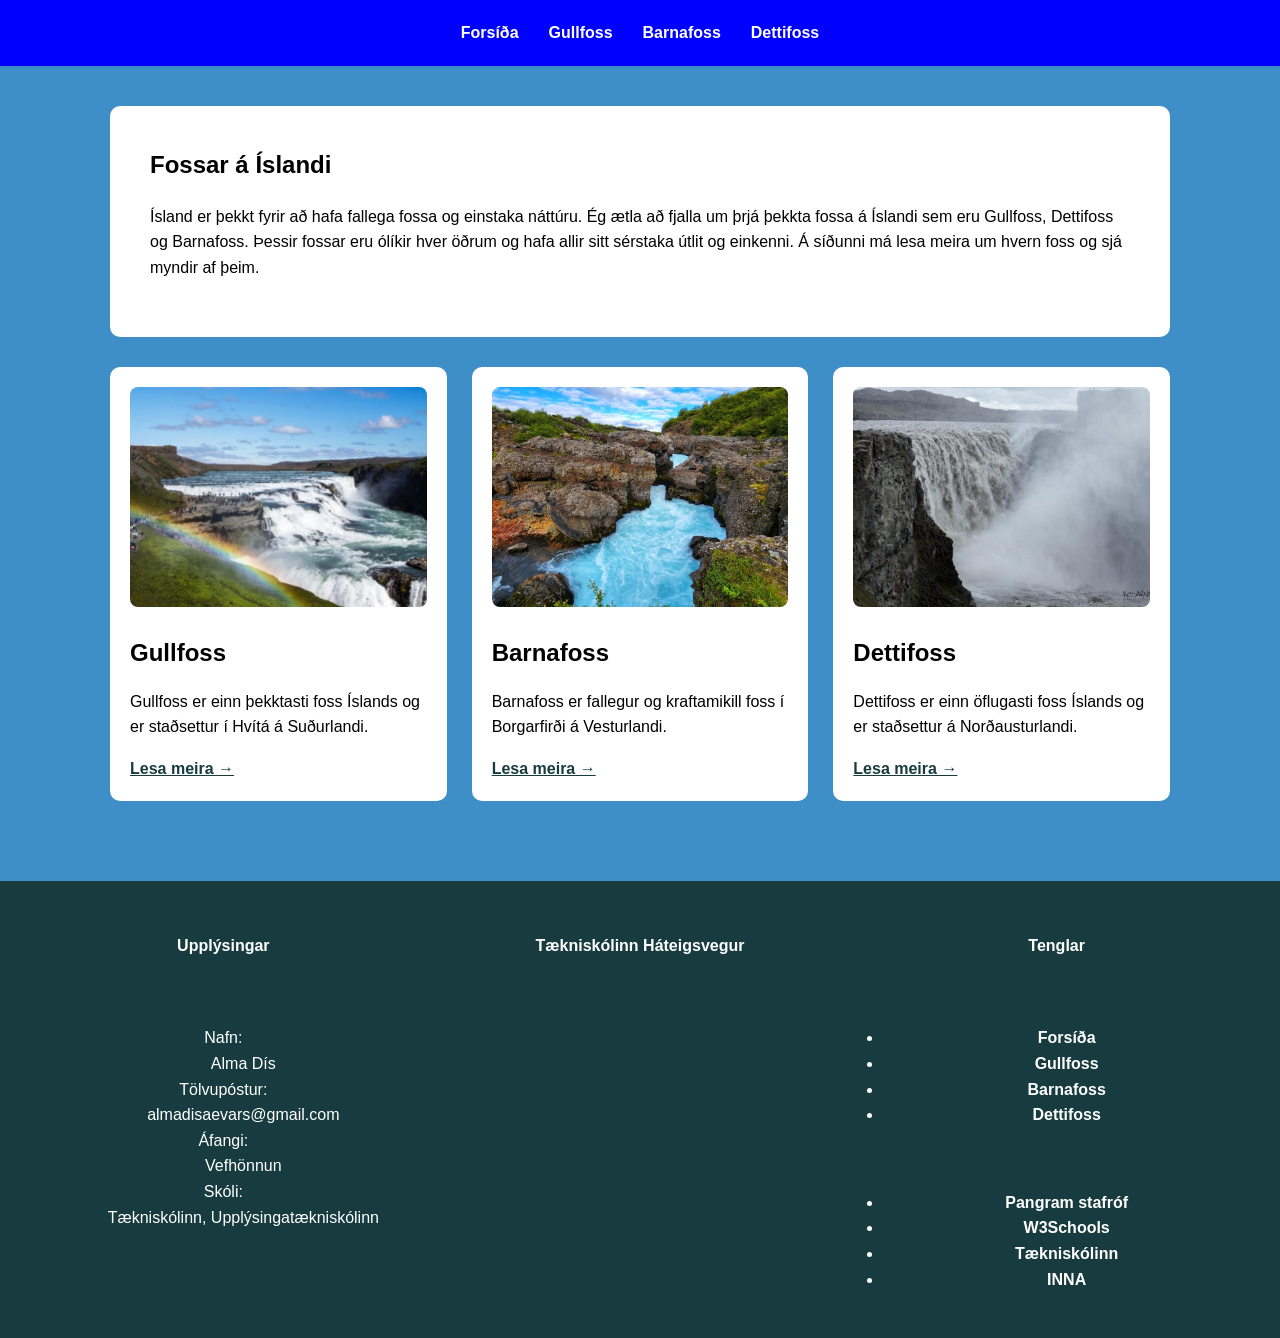
<file: index.html>
<!DOCTYPE html>
<html lang="is">

<head>
    <meta charset="UTF-8">
    <meta name="viewport" content="width=device-width, initial-scale=1.0">
    <title>Fossar á Íslandi</title>
    <link rel="stylesheet" href="styles.css">
</head>

<body>

    <header>

        <nav>
            <a href="index.html">Forsíða</a>
            <a href="gullfoss.html">Gullfoss</a>
            <a href="barnafoss.html">Barnafoss</a>
            <a href="dettifoss.html">Dettifoss</a>
        </nav>

    </header>

    <main>

        <section class="intro">

            <h1>Fossar á Íslandi</h1>

            <p>
                Ísland er þekkt fyrir að hafa fallega fossa og einstaka náttúru.
                Ég ætla að fjalla um þrjá þekkta fossa á Íslandi sem eru Gullfoss,
                Dettifoss og Barnafoss. Þessir fossar eru ólíkir hver öðrum og
                hafa allir sitt sérstaka útlit og einkenni. Á síðunni má lesa
                meira um hvern foss og sjá myndir af þeim.
            </p>

        </section>

        <section class="fossar">

            <article class="foss-box">

                <img src="myndir/gullfoss.jpg" alt="Gullfoss">

                <h2>Gullfoss</h2>

                <p>
                    Gullfoss er einn þekktasti foss Íslands og er
                    staðsettur í Hvítá á Suðurlandi.
                </p>

                <a href="gullfoss.html">Lesa meira →</a>

            </article>

            <article class="foss-box">

                <img src="myndir/barnafoss.jpg" alt="Barnafoss">

                <h2>Barnafoss</h2>

                <p>
                    Barnafoss er fallegur og kraftamikill foss
                    í Borgarfirði á Vesturlandi.
                </p>

                <a href="barnafoss.html">Lesa meira →</a>

            </article>

            <article class="foss-box">

                <img src="myndir/dettifoss.jpg" alt="Dettifoss">

                <h2>Dettifoss</h2>

                <p>
                    Dettifoss er einn öflugasti foss Íslands
                    og er staðsettur á Norðausturlandi.
                </p>

                <a href="dettifoss.html">Lesa meira →</a>
            </article>

        </section>

    </main>

    
<footer class="container col-3">

    <nav>
        <h4>Upplýsingar</h4>
        <dl>
            <dt>Nafn:</dt>
             <dd>Alma Dís</dd>

            <dt>Tölvupóstur:</dt>
             <dd>almadisaevars@gmail.com</dd>

            <dt>Áfangi:</dt>
             <dd>Vefhönnun</dd>

            <dt>Skóli:</dt>
             <dd>Tækniskólinn, Upplýsingatækniskólinn</dd>
        </dl>
    </nav>

    <nav>
        <h4>Tækniskólinn Háteigsvegur</h4>
        <iframe
            src="https://maps.google.com/maps?q=T%C3%A6knisk%C3%B3linn%20H%C3%A1teigsvegur%20Reykjav%C3%ADk&output=embed"
            width="100%"
            height="250"
            style="border:0;"
            loading="lazy"
            allowfullscreen>
        </iframe>
    </nav>

    <nav>
        <h4>Tenglar</h4>

        <ul>
            <li><a href="index.html">Forsíða</a></li>
            <li><a href="gullfoss.html">Gullfoss</a></li>
            <li><a href="barnafoss.html">Barnafoss</a></li>
            <li><a href="dettifoss.html">Dettifoss</a></li>
        </ul>

        <ul>
            <li><a href="https://pangram.me/">Pangram stafróf</a></li>
            <li><a href="https://www.w3schools.com/">W3Schools</a></li>
            <li><a href="https://www.tskoli.is">Tækniskólinn</a></li>
            <li><a href="https://www.inna.is">INNA</a></li>
        </ul>
    </nav>

</footer>

</body>
</html>
</file>
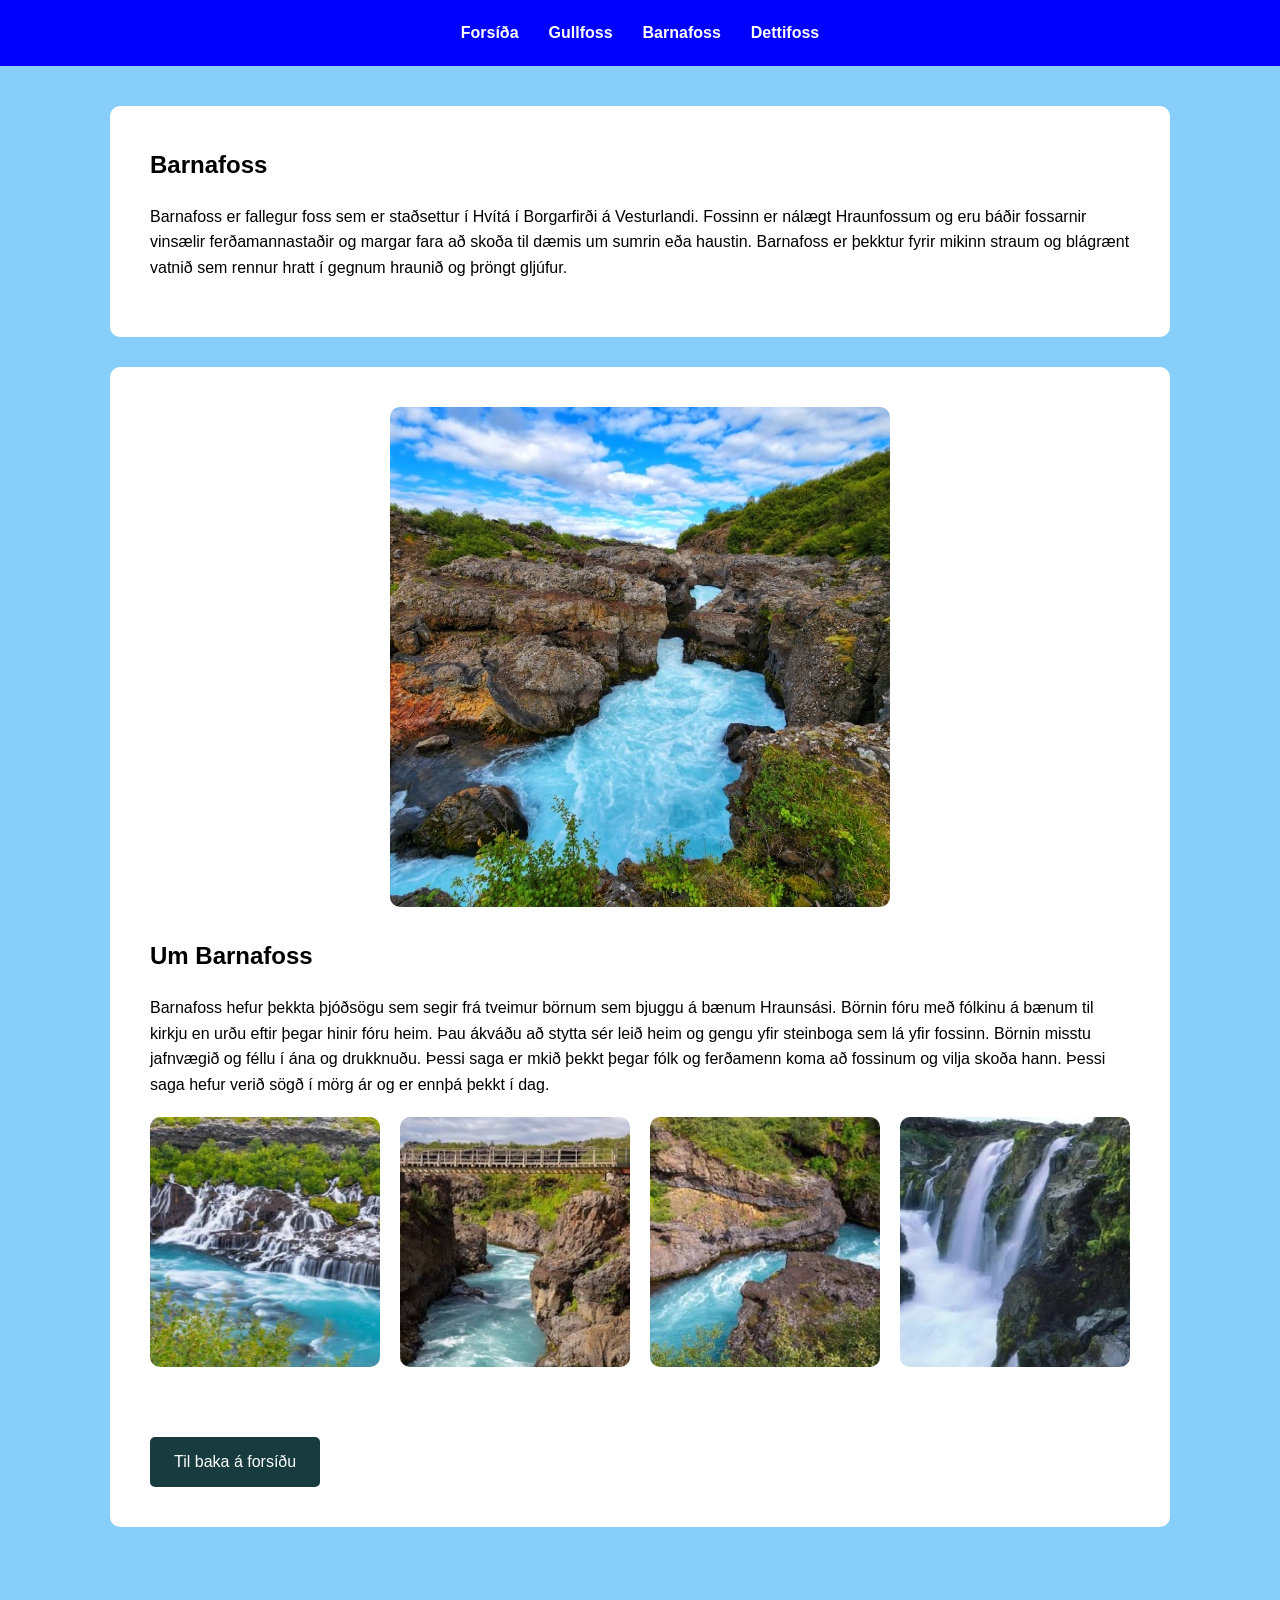
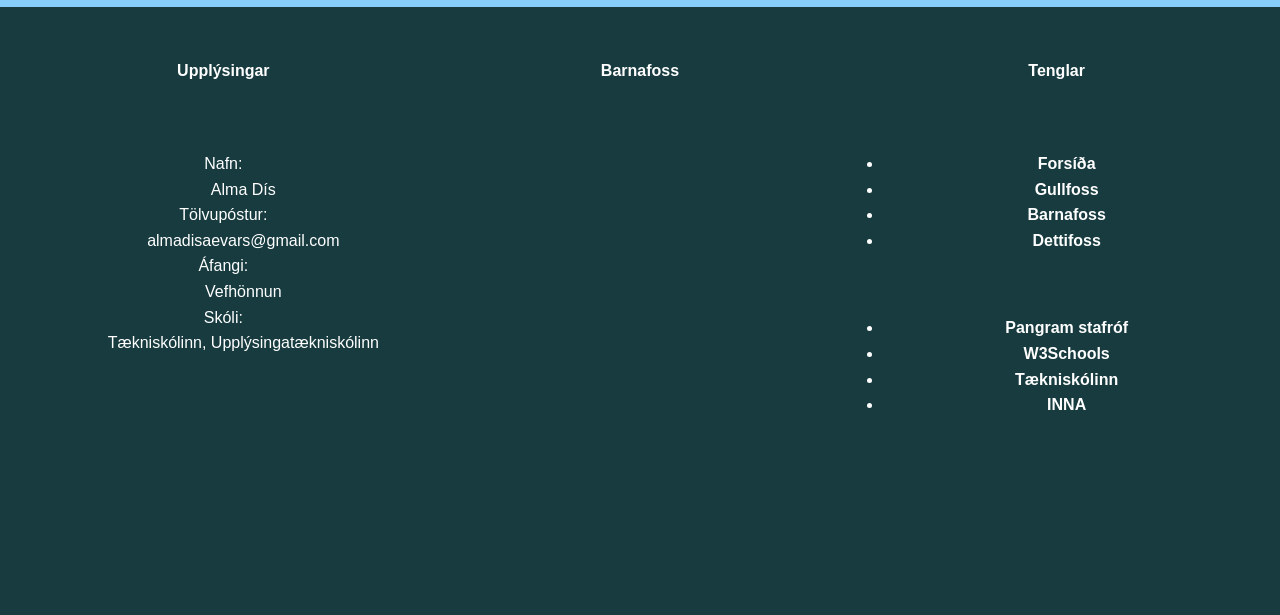
<file: barnafoss.html>
<!DOCTYPE html>
<html lang="is">

<head>
    <meta charset="UTF-8">
    <meta name="viewport" content="width=device-width, initial-scale=1.0">
    <title>Barnafoss</title>
    <link rel="stylesheet" href="styles.css">
</head>

<body class="barnafoss-page">

    <header>

        <nav>
            <a href="index.html">Forsíða</a>
            <a href="gullfoss.html">Gullfoss</a>
            <a href="barnafoss.html">Barnafoss</a>
            <a href="dettifoss.html">Dettifoss</a>
        </nav>

    </header>

    <main>

        <section class="page-intro">

            <h1>Barnafoss</h1>

            <p>
               Barnafoss er fallegur foss sem er staðsettur í Hvítá í Borgarfirði á Vesturlandi. 
               Fossinn er nálægt Hraunfossum og eru báðir fossarnir vinsælir ferðamannastaðir og margar fara að skoða
               til dæmis um sumrin eða haustin. 
               Barnafoss er þekktur fyrir mikinn straum og blágrænt vatnið sem rennur hratt í gegnum hraunið og þröngt gljúfur.
            </p>

        </section>

        <section class="foss-info">

            <img src="myndir/barnafoss.jpg" alt="Barnafoss">

            <div>

                <h2>Um Barnafoss</h2>

                <p>
                    Barnafoss hefur þekkta þjóðsögu sem segir frá tveimur börnum sem bjuggu á bænum Hraunsási. 
                    Börnin fóru með fólkinu á bænum til kirkju en urðu eftir þegar hinir fóru heim. 
                    Þau ákváðu að stytta sér leið heim og gengu yfir steinboga sem lá yfir fossinn. 
                    Börnin misstu jafnvægið og féllu í ána og drukknuðu. Þessi saga er mkið þekkt þegar fólk og ferðamenn
                    koma að fossinum og vilja skoða hann. Þessi saga hefur verið sögð í mörg ár og er ennþá þekkt í dag.
                </p>

                  <div class="fossamyndir">
                  <img src="myndir/barnafoss1.jpg" alt="Barnafoss">
                  <img src="myndir/barnafoss2.jpg" alt="Barnafoss">
                  <img src="myndir/barnafoss3.jpg" alt="Barnafoss">
                  <img src="myndir/barnafoss4.jpg" alt="Barnafoss">
                </div>

                <a class="button" href="index.html">
                    Til baka á forsíðu
                </a>

            </div>

        </section>

    </main>
     
<footer class="container col-3">

    <nav>
        <h4>Upplýsingar</h4>
        <dl>
            <dt>Nafn:</dt>
             <dd>Alma Dís</dd>

            <dt>Tölvupóstur:</dt>
             <dd>almadisaevars@gmail.com</dd>

            <dt>Áfangi:</dt>
             <dd>Vefhönnun</dd>

            <dt>Skóli:</dt>
             <dd>Tækniskólinn, Upplýsingatækniskólinn</dd>
        </dl>
    </nav>

    <nav>
        <h4>Barnafoss</h4>
        <iframe
            src="https://www.google.com/maps/embed?pb=!1m18!1m12!1m3!1d1704.9596535914332!2d-20.974929023282822!3d64.7019152700126!2m3!1f0!2f0!3f0!3m2!1i1024!2i768!4f13.1!3m3!1m2!1s0x48d43ee320fee3cd%3A0x20f099a418ca2030!2sBarnafoss!5e0!3m2!1sis!2sis!4v1791812061591!5m2!1sis!2sis" 
            width="600" height="450" style="border:0;" allowfullscreen="" loading="lazy" referrerpolicy="strict-origin-when-cross-origin"></iframe>
        </iframe>
    </nav>

    <nav>
        <h4>Tenglar</h4>

        <ul>
            <li><a href="index.html">Forsíða</a></li>
            <li><a href="gullfoss.html">Gullfoss</a></li>
            <li><a href="barnafoss.html">Barnafoss</a></li>
            <li><a href="dettifoss.html">Dettifoss</a></li>
        </ul>

        <ul>
            <li><a href="https://pangram.me/">Pangram stafróf</a></li>
            <li><a href="https://www.w3schools.com/">W3Schools</a></li>
            <li><a href="https://www.tskoli.is">Tækniskólinn</a></li>
            <li><a href="https://www.inna.is">INNA</a></li>
        </ul>
    </nav>

</footer>

</body>
</html>
</file>
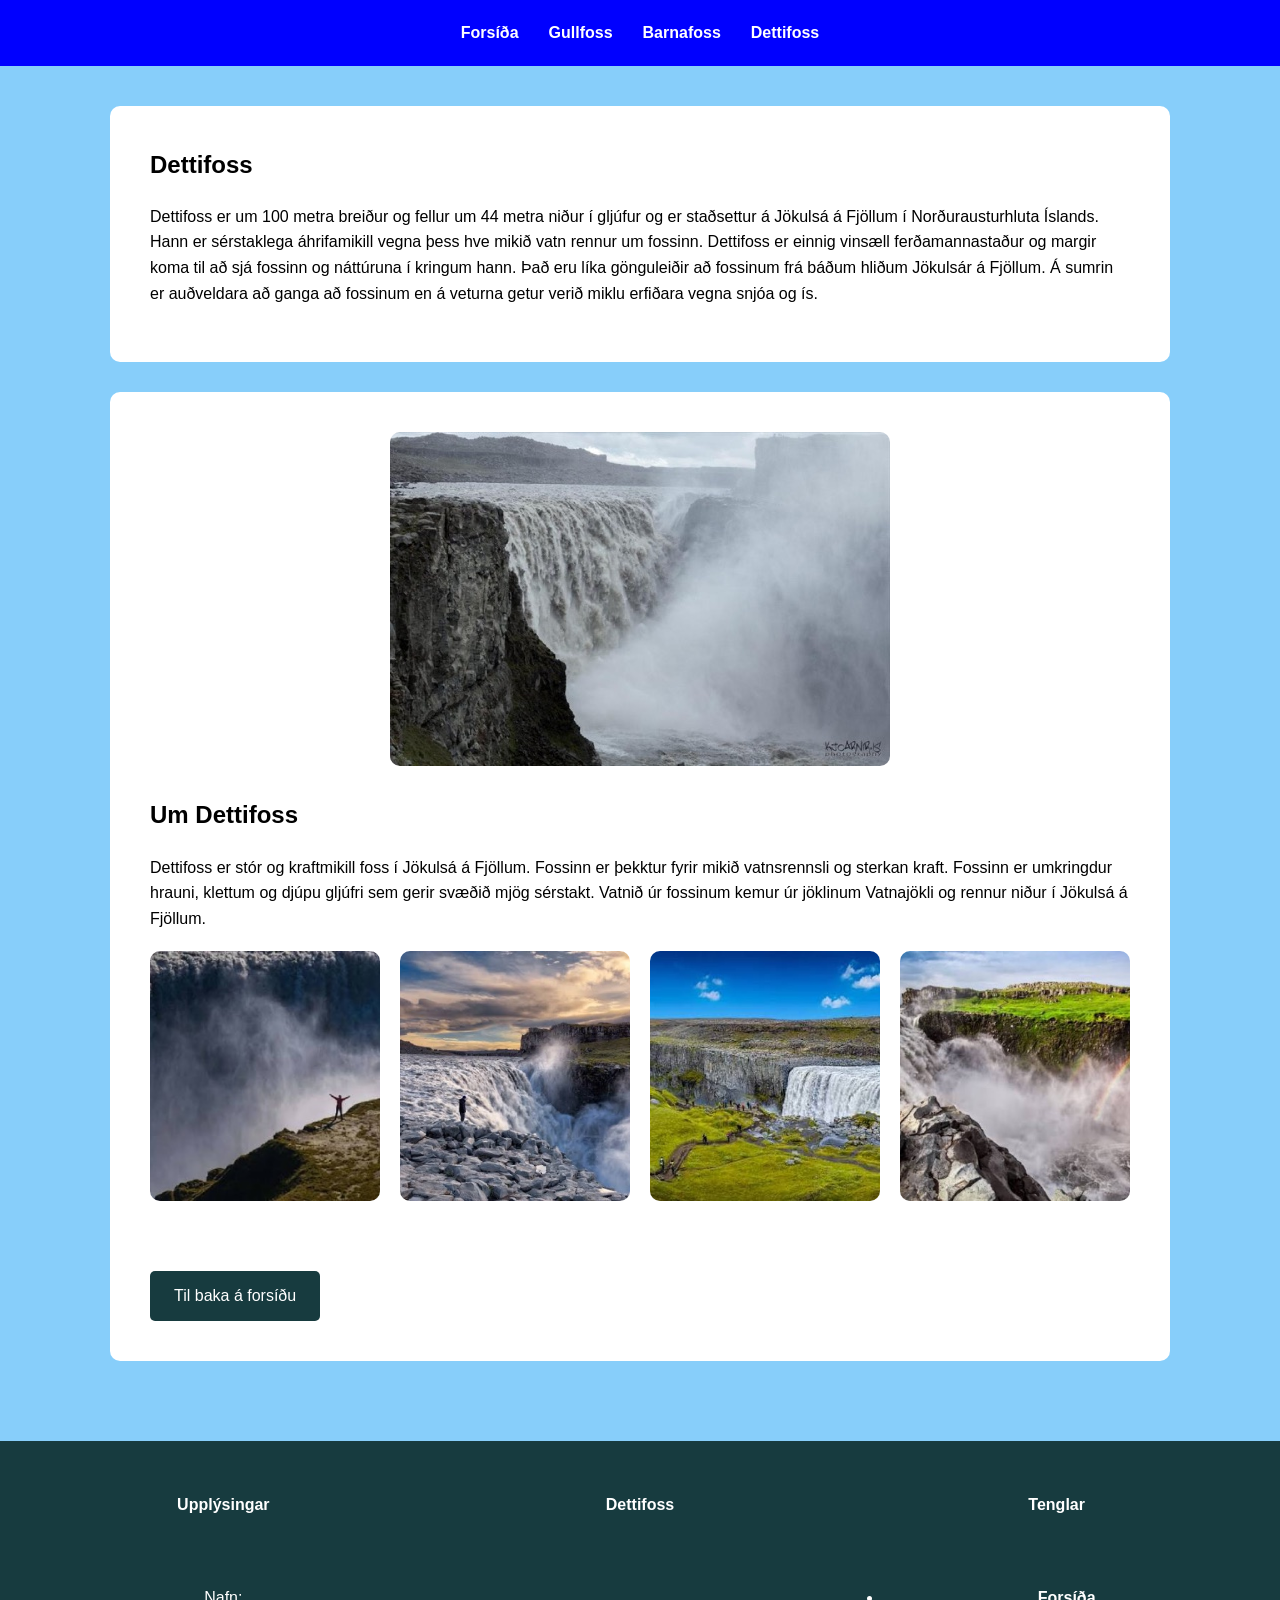
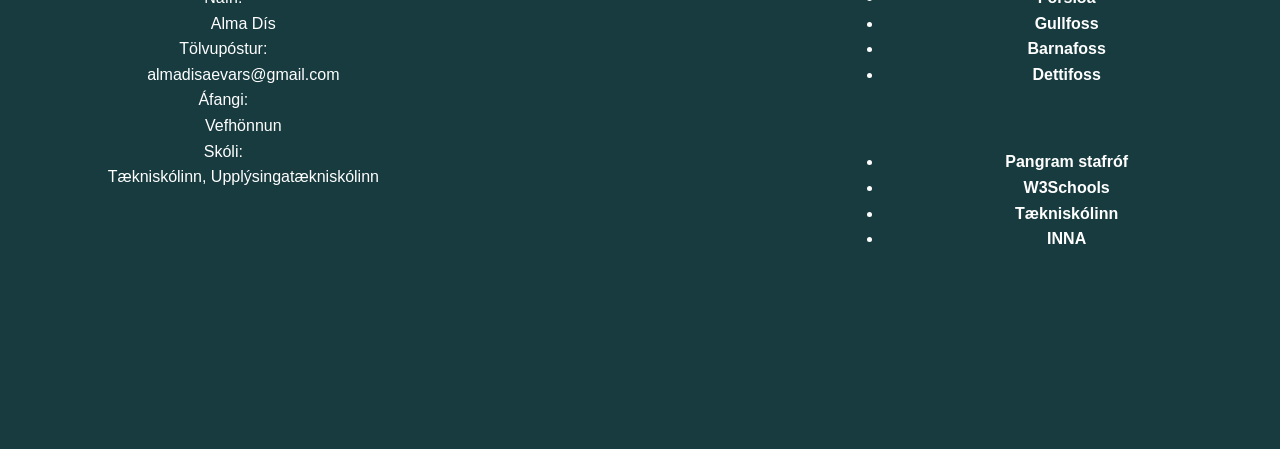
<file: dettifoss.html>
<!DOCTYPE html>
<html lang="is">

<head>
    <meta charset="UTF-8">
    <meta name="viewport" content="width=device-width, initial-scale=1.0">
    <title>Dettifoss</title>
    <link rel="stylesheet" href="styles.css">
</head>

<body class="dettifoss-page">

    <header>

        <nav>
            <a href="index.html">Forsíða</a>
            <a href="gullfoss.html">Gullfoss</a>
            <a href="barnafoss.html">Barnafoss</a>
            <a href="dettifoss.html">Dettifoss</a>
        </nav>

    </header>

    <main>

        <section class="page-intro">

            <h1>Dettifoss</h1>

            <p>
               Dettifoss er um 100 metra breiður og fellur um 44 metra niður í gljúfur og er staðsettur
               á Jökulsá á Fjöllum í Norðurausturhluta Íslands.
               Hann er sérstaklega áhrifamikill vegna þess hve mikið vatn rennur um fossinn. 
               Dettifoss er einnig vinsæll ferðamannastaður og margir koma til að sjá fossinn og náttúruna í kringum hann.
               Það eru líka gönguleiðir að fossinum frá báðum hliðum Jökulsár á Fjöllum. Á sumrin er
               auðveldara að ganga að fossinum en á veturna getur verið miklu erfiðara vegna snjóa og ís.
               
            </p>

        </section>

        <section class="foss-info">

            <img src="myndir/dettifoss.jpg" alt="Dettifoss">

            <div>

                <h2>Um Dettifoss</h2>

                <p>
                    Dettifoss er stór og kraftmikill foss í
                    Jökulsá á Fjöllum. Fossinn er þekktur fyrir
                    mikið vatnsrennsli og sterkan kraft. 
                    Fossinn er umkringdur hrauni, klettum og djúpu gljúfri sem gerir svæðið mjög sérstakt.
                    Vatnið úr fossinum kemur úr jöklinum Vatnajökli og rennur niður í Jökulsá á Fjöllum.
                </p>

                <div class="fossamyndir">
                  <img src="myndir/dettifoss1.jpg" alt="Dettifoss">
                  <img src="myndir/dettifoss2.jpg" alt="Dettifoss">
                  <img src="myndir/dettifoss3.jpg" alt="Dettifoss">
                  <img src="myndir/dettifoss4.jpg" alt="Dettifoss">
            </div>
 
                <a class="button" href="index.html">
                     Til baka á forsíðu
                </a>

            </div>

        </section>

    </main>

<footer class="container col-3">

    <nav>
        <h4>Upplýsingar</h4>
        <dl>
            <dt>Nafn:</dt>
             <dd>Alma Dís</dd>

            <dt>Tölvupóstur:</dt>
             <dd>almadisaevars@gmail.com</dd>

            <dt>Áfangi:</dt>
             <dd>Vefhönnun</dd>

            <dt>Skóli:</dt>
             <dd>Tækniskólinn, Upplýsingatækniskólinn</dd>
        </dl>
    </nav>

       <nav>
        <h4>Dettifoss</h4>
        <iframe
          src="https://www.google.com/maps/embed?pb=!1m18!1m12!1m3!1d13076.686689585365!2d-16.40517552663364!3d65.81468199815058!2m3!1f0!2f0!3f0!3m2!1i1024!2i768!4f13.1!3m3!1m2!1s0x48cd068ace5f4fb9%3A0x404278759828237a!2sDettifoss!5e0!3m2!1sis!2sis!4v1791812541759!5m2!1sis!2sis" 
          width="600" height="450" style="border:0;" allowfullscreen="" loading="lazy" referrerpolicy="strict-origin-when-cross-origin"></iframe>
        </iframe>
    </nav>

    <nav>
        <h4>Tenglar</h4>

        <ul>
            <li><a href="index.html">Forsíða</a></li>
            <li><a href="gullfoss.html">Gullfoss</a></li>
            <li><a href="barnafoss.html">Barnafoss</a></li>
            <li><a href="dettifoss.html">Dettifoss</a></li>
        </ul>

        <ul>
            <li><a href="https://pangram.me/">Pangram stafróf</a></li>
            <li><a href="https://www.w3schools.com/">W3Schools</a></li>
            <li><a href="https://www.tskoli.is">Tækniskólinn</a></li>
            <li><a href="https://www.inna.is">INNA</a></li>
        </ul>
    </nav>

</footer>

</body>
</html>
</file>
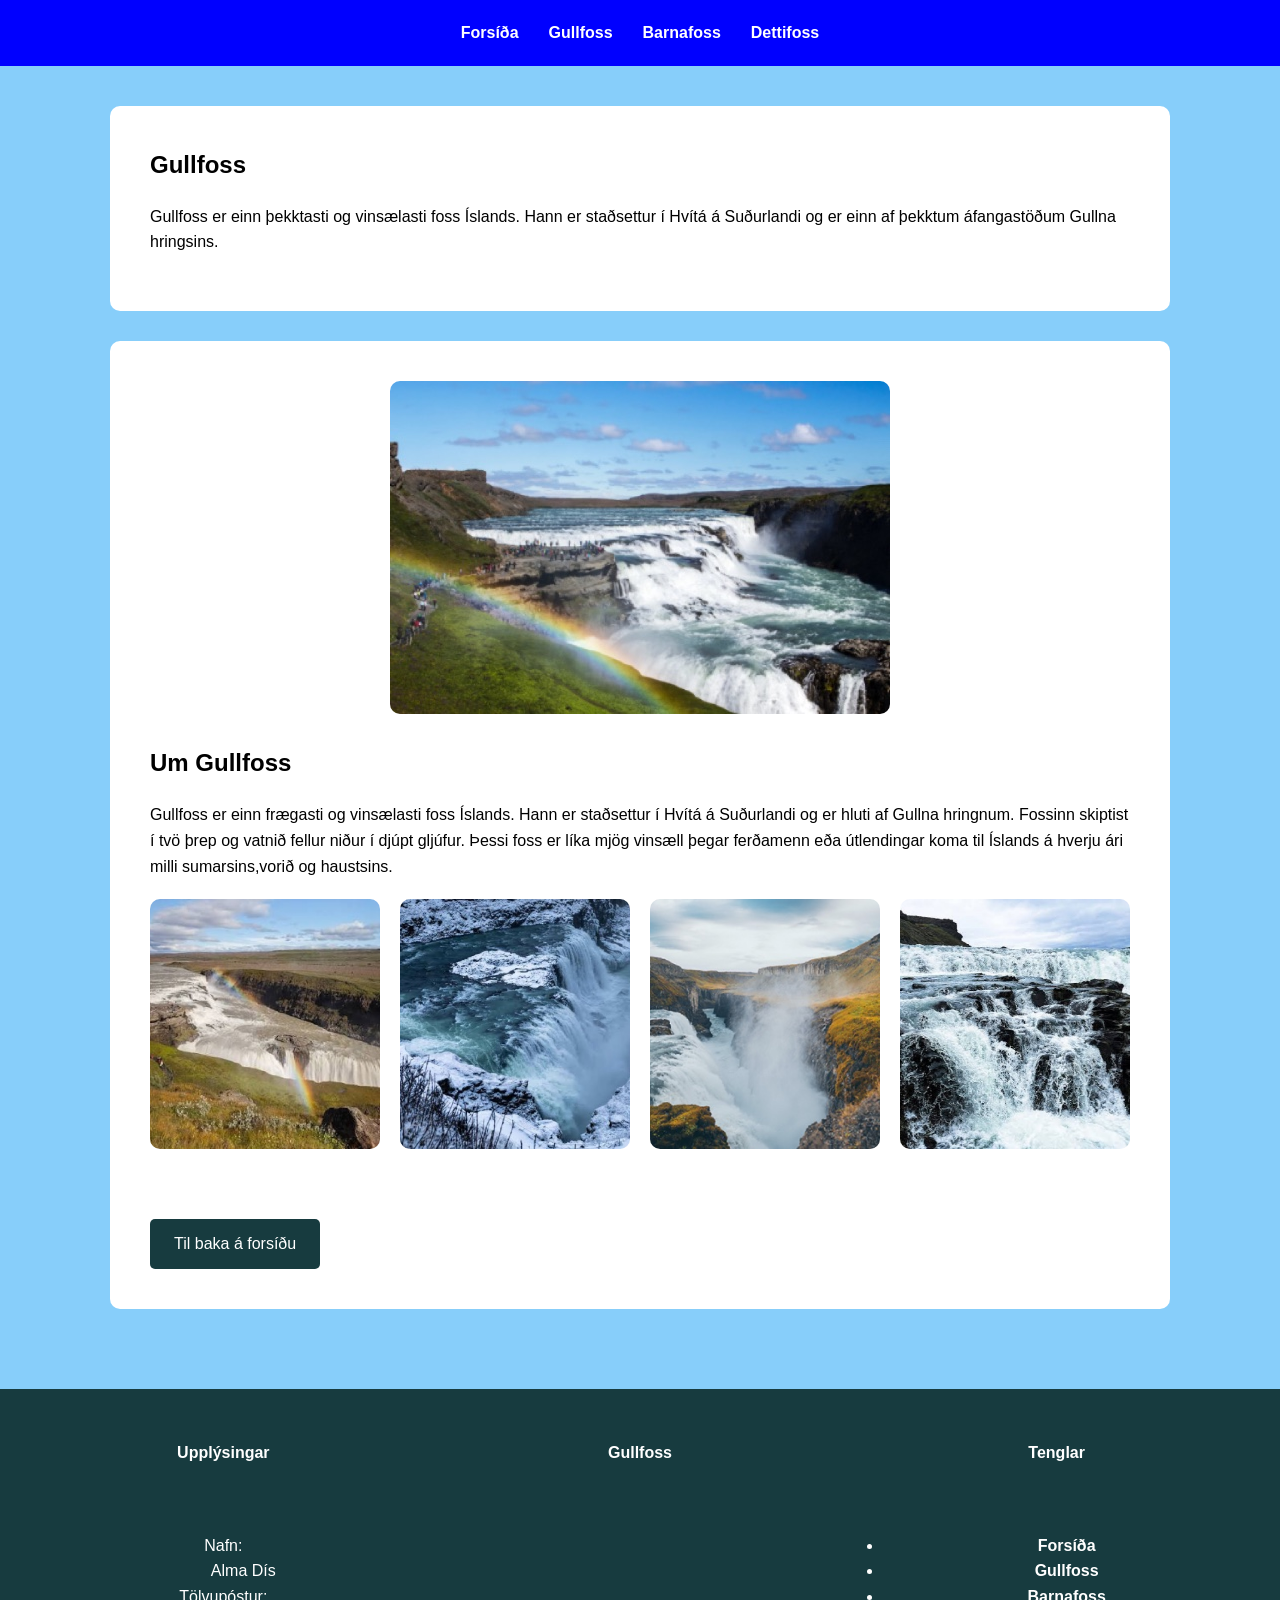
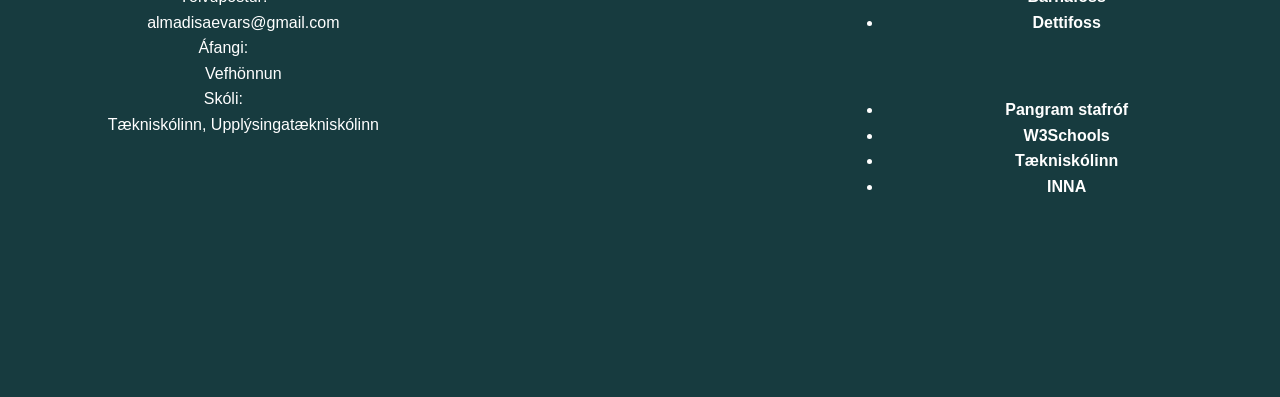
<file: gullfoss.html>
<!DOCTYPE html>
<html lang="is">

<head>
    <meta charset="UTF-8">
    <meta name="viewport" content="width=device-width, initial-scale=1.0">
    <title>Gullfoss</title>
    <link rel="stylesheet" href="styles.css">
</head>

<body class="gullfoss-page">

    <header>

        <nav>
            <a href="index.html">Forsíða</a>
            <a href="gullfoss.html">Gullfoss</a>
            <a href="barnafoss.html">Barnafoss</a>
            <a href="dettifoss.html">Dettifoss</a>
        </nav>

    </header>

    <main>

        <section class="page-intro">

            <h1>Gullfoss</h1>

            <p>
                Gullfoss er einn þekktasti og vinsælasti foss Íslands.
                Hann er staðsettur í Hvítá á Suðurlandi og er einn af
                þekktum áfangastöðum Gullna hringsins.
            </p>

        </section>

        <section class="foss-info">

            <img src="myndir/gullfoss.jpg" alt="Gullfoss">

            <div>

                <h2>Um Gullfoss</h2>

                <p>
                    Gullfoss er einn frægasti og vinsælasti foss Íslands. 
                    Hann er staðsettur í Hvítá á Suðurlandi og er hluti af Gullna hringnum. 
                    Fossinn skiptist í tvö þrep og vatnið fellur niður í djúpt gljúfur. Þessi foss er
                    líka mjög vinsæll þegar ferðamenn eða útlendingar koma til Íslands á hverju ári milli
                    sumarsins,vorið og haustsins.
                </p>
                
                   <div class="fossamyndir">
                   <img src="myndir/gullfoss1.jpg" alt="Gullfoss">
                   <img src="myndir/gullfoss2.jpg" alt="Gullfoss">
                   <img src="myndir/gullfoss3.jpg" alt="Gullfoss">
                   <img src="myndir/gullfoss4.jpg" alt="Gullfoss">
                </div>

                <a class="button" href="index.html">
                    Til baka á forsíðu
                </a>

            </div>

        </section>

    </main>


<footer class="container col-3">

    <nav>
        <h4>Upplýsingar</h4>
        <dl>
            <dt>Nafn:</dt>
             <dd>Alma Dís</dd>

            <dt>Tölvupóstur:</dt>
             <dd>almadisaevars@gmail.com</dd>

            <dt>Áfangi:</dt>
             <dd>Vefhönnun</dd>

            <dt>Skóli:</dt>
             <dd>Tækniskólinn, Upplýsingatækniskólinn</dd>
        </dl>
    </nav>

    <nav>
        <h4>Gullfoss</h4>
        <iframe
            src="https://www.google.com/maps/embed?pb=!1m18!1m12!1m3!1d3457.0910660151!2d-20.125562951948602!3d64.32669835779163!2m3!1f0!2f0!3f0!3m2!1i1024!2i768!4f13.1!3m3!1m2!1s0x48d6a574af45b6c9%3A0x2c6347db0b411601!2sGullfoss!5e0!3m2!1sis!2sis!4v1791811592050!5m2!1sis!2sis" 
            width="600" height="450" style="border:0;" allowfullscreen="" loading="lazy" referrerpolicy="strict-origin-when-cross-origin"></iframe>
        </iframe>
    </nav>

    <nav>
        <h4>Tenglar</h4>

        <ul>
            <li><a href="index.html">Forsíða</a></li>
            <li><a href="gullfoss.html">Gullfoss</a></li>
            <li><a href="barnafoss.html">Barnafoss</a></li>
            <li><a href="dettifoss.html">Dettifoss</a></li>
        </ul>

        <ul>
            <li><a href="https://pangram.me/">Pangram stafróf</a></li>
            <li><a href="https://www.w3schools.com/">W3Schools</a></li>
            <li><a href="https://www.tskoli.is">Tækniskólinn</a></li>
            <li><a href="https://www.inna.is">INNA</a></li>
        </ul>
    </nav>

</footer>

</body>
</html>
</file>
<file: styles.css>
* {
    box-sizing: border-box;
}

body {
    margin: 0;
    font-family: Arial, sans-serif;
    color: black;
    line-height: 1.6;
    background-color: rgb(62, 142, 200);
}

.gullfoss-page {
    background-color: lightskyblue;
}

.barnafoss-page {
    background-color: lightskyblue;
}

.dettifoss-page {
    background-color: lightskyblue;
}

header {
    background-color: blue;
    padding: 20px;
}

nav {
    display: flex;
    justify-content: center;
    gap: 30px;
    flex-wrap: wrap;
}

nav a {
    color: white;
    text-decoration: none;
    font-weight: bold;
}

nav a:hover {
    text-decoration: underline;
}

main {
    max-width: 1100px;
    margin: auto;
    padding: 40px 20px;
}

.intro {
    background-color: white;
    padding: 40px;
    margin-bottom: 30px;
    border-radius: 10px;
}

.intro h1 {
    margin-top: 0;
}

.fossar {
    display: grid;
    grid-template-columns: repeat(3, 1fr);
    gap: 25px;
}

.foss-box {
    background-color: white;
    padding: 20px;
    border-radius: 10px;
}

.foss-box img {
    width: 100%;
    height: 220px;
    object-fit: cover;
    border-radius: 8px;
}

.foss-box h2 {
    margin-bottom: 10px;
}

.foss-box a {
    color: #173b3f;
    font-weight: bold;
}

.page-intro {
    background-color: white;
    padding: 40px;
    margin-bottom: 30px;
    border-radius: 10px;
}

.page-intro h1 {
    margin-top: 0;
}

.foss-info {
    background-color: white;
    padding: 40px;
    border-radius: 10px;
}

.foss-info img {
    width: 500px;
    max-width: 100%;
    height: auto;
    display: block;
    margin: 0 auto 30px;
    border-radius: 10px;
}

.button {
    display: inline-block;
    margin-top: 20px;
    padding: 12px 24px;
    background-color: #173b3f;
    color: white;
    text-decoration: none;
    border-radius: 5px;
}

.button:hover {
    background-color: #285c61;
}

footer {
    margin-top: 40px;
    padding: 30px;
    text-align: center;
    background-color: #173b3f;
    color: white;
}

footer a {
    color: white;
}

@media screen and (max-width: 600px) {

    .fossar {
        grid-template-columns: 1fr;
    }

    .foss-box img {
        display: none;
    }

    nav {
        flex-direction: column;
        align-items: center;
        gap: 10px;
    }

    main {
        padding: 25px 15px;
    }

    .intro,
    .page-intro,
    .foss-info {
        padding: 25px;
    }
}

footer.container.col-3 {
    display: grid;
    grid-template-columns: repeat(3, minmax(0, 1fr));
    gap: 30px;
    align-items: start;
}

footer.container.col-3 nav {
    min-width: 0;
}

footer.container.col-3 ul {
    display: block;
    width: 100%;
    padding-left: 20px;
}

footer.container.col-3 li {
    display: list-item;
}


.fossamyndir {
    display: grid;
    grid-template-columns: repeat(4, 1fr);
    gap: 20px;
    margin: 20px 0;
}

.fossamyndir img {
    width: 100%;
    height: 250px;
    object-fit: cover;
}

@media screen and (max-width: 600px) {
    .fossamyndir {
        display: none;
    }
}
</file>
